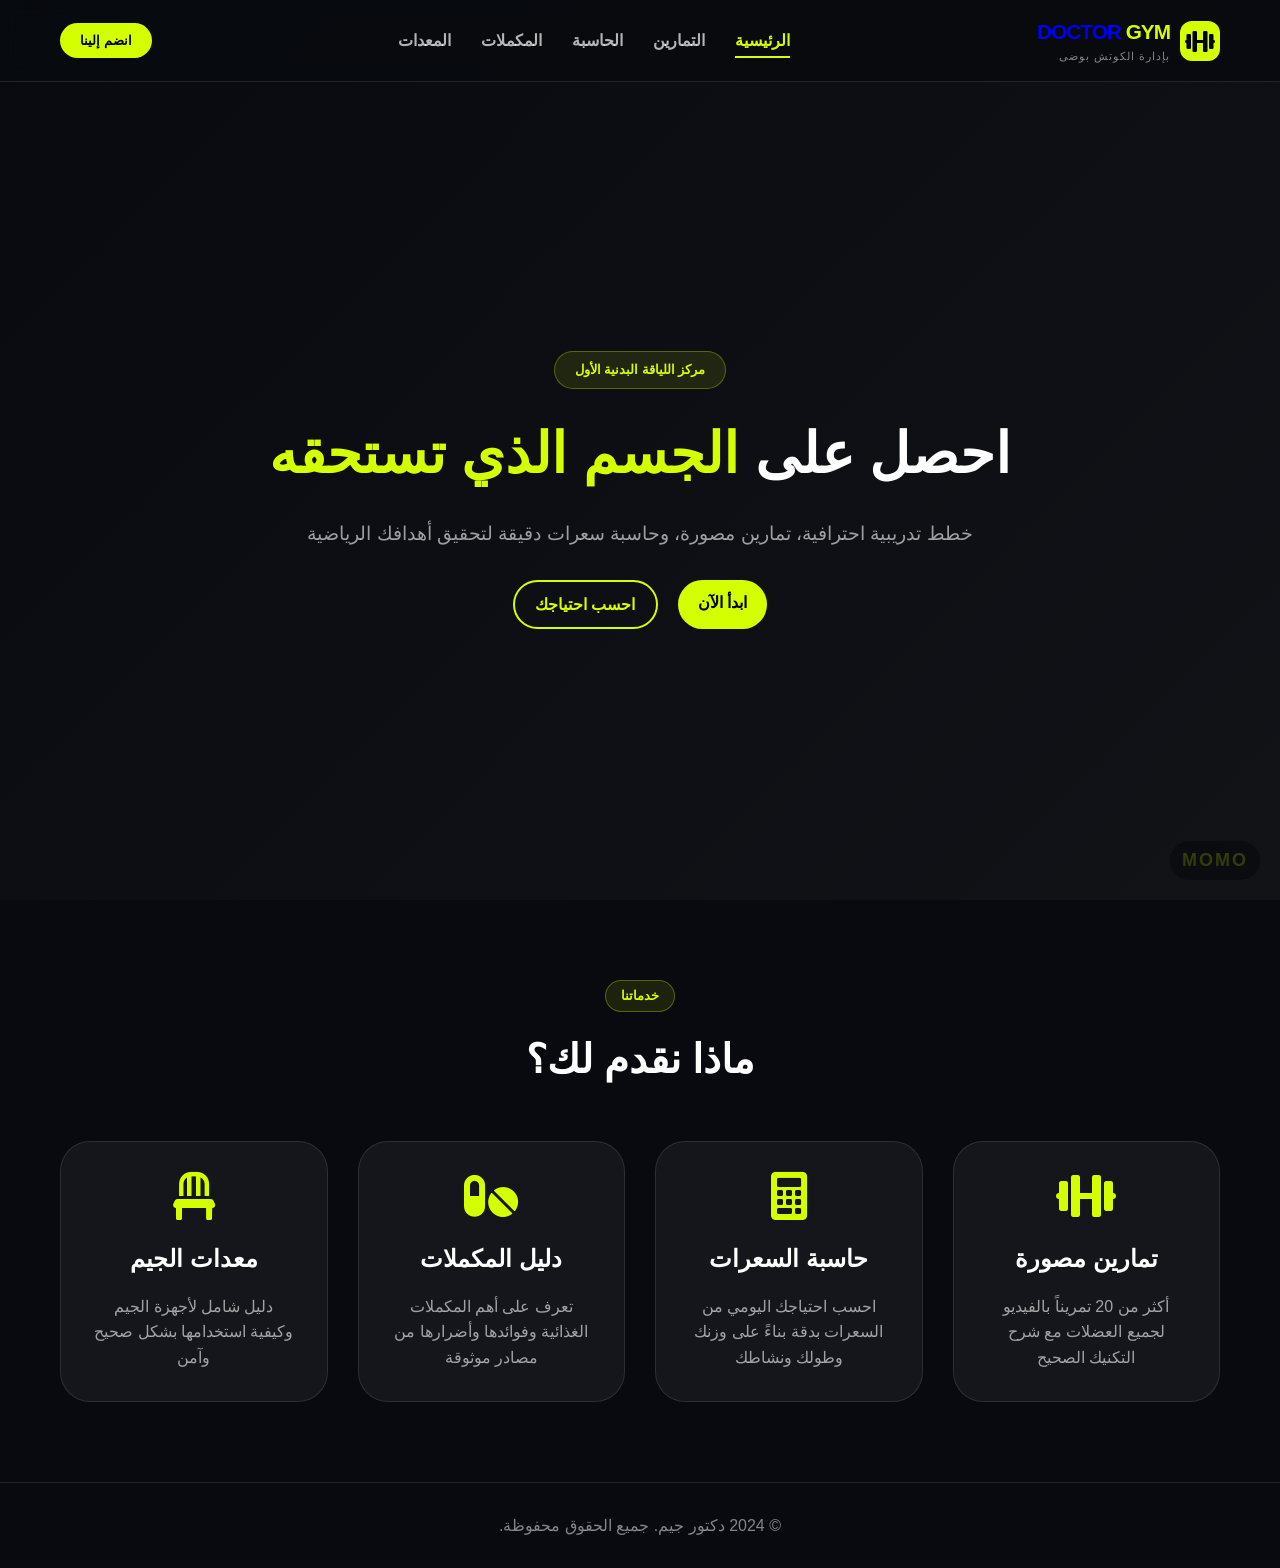
<file: index.html>
<!DOCTYPE html>
<html lang="ar" dir="rtl">
<head>
    <meta charset="UTF-8">
    <meta name="viewport" content="width=device-width, initial-scale=1.0">
    <title>دكتور جيم | الصفحة الرئيسية</title>
    <link rel="stylesheet" href="style.css">
    <link rel="stylesheet" href="https://cdnjs.cloudflare.com/ajax/libs/font-awesome/6.0.0-beta3/css/all.min.css">
</head>
<body>
    <header class="navbar">
        <div class="container navbar-container">
            <a href="index.html" class="logo">
                <div class="logo-icon"><i class="fas fa-dumbbell"></i></div>
                <div>
                    <h1>DOCTOR <span>GYM</span></h1>
                    <p>بإدارة الكوتش بوضى</p>
                </div>
            </a>
            <nav class="nav-links">
                <a href="index.html" class="active">الرئيسية</a>
                <a href="exercises.html">التمارين</a>
                <a href="calculator.html">الحاسبة</a>
                <a href="supplements.html">المكملات</a>
                <a href="equipment.html">المعدات</a>
            </nav>
            <button class="btn-primary join-btn">انضم إلينا</button>
            <button class="mobile-menu-btn"><i class="fas fa-bars"></i></button>
        </div>
        <div class="mobile-menu">
            <a href="index.html">الرئيسية</a>
            <a href="exercises.html">التمارين</a>
            <a href="calculator.html">الحاسبة</a>
            <a href="supplements.html">المكملات</a>
            <a href="equipment.html">المعدات</a>
            <button class="btn-primary">انضم إلينا</button>
        </div>
    </header>

    <main>
        <section class="hero">
            <div class="container hero-content">
                <div class="hero-badge">مركز اللياقة البدنية الأول</div>
                <h1>احصل على <span>الجسم الذي تستحقه</span></h1>
                <p>خطط تدريبية احترافية، تمارين مصورة، وحاسبة سعرات دقيقة لتحقيق أهدافك الرياضية</p>
                <div class="hero-buttons">
                    <a href="exercises.html" class="btn-primary">ابدأ الآن</a>
                    <a href="calculator.html" class="btn-secondary">احسب احتياجك</a>
                </div>
            </div>
        </section>

        <section class="features">
            <div class="container">
                <div class="section-header">
                    <div class="section-badge">خدماتنا</div>
                    <h2>ماذا نقدم لك؟</h2>
                </div>
                <div class="features-grid">
                    <div class="feature-card">
                        <i class="fas fa-dumbbell"></i>
                        <h3>تمارين مصورة</h3>
                        <p>أكثر من 20 تمريناً بالفيديو لجميع العضلات مع شرح التكنيك الصحيح</p>
                    </div>
                    <div class="feature-card">
                        <i class="fas fa-calculator"></i>
                        <h3>حاسبة السعرات</h3>
                        <p>احسب احتياجك اليومي من السعرات بدقة بناءً على وزنك وطولك ونشاطك</p>
                    </div>
                    <div class="feature-card">
                        <i class="fas fa-pills"></i>
                        <h3>دليل المكملات</h3>
                        <p>تعرف على أهم المكملات الغذائية وفوائدها وأضرارها من مصادر موثوقة</p>
                    </div>
                    <div class="feature-card">
                        <i class="fas fa-chair"></i>
                        <h3>معدات الجيم</h3>
                        <p>دليل شامل لأجهزة الجيم وكيفية استخدامها بشكل صحيح وآمن</p>
                    </div>
                </div>
            </div>
        </section>
    </main>

    <footer>
        <div class="container">
            <p>&copy; 2024 دكتور جيم. جميع الحقوق محفوظة.</p>
        </div>
    </footer>

    <script src="script.js"></script>
</body>
</html>
</file>
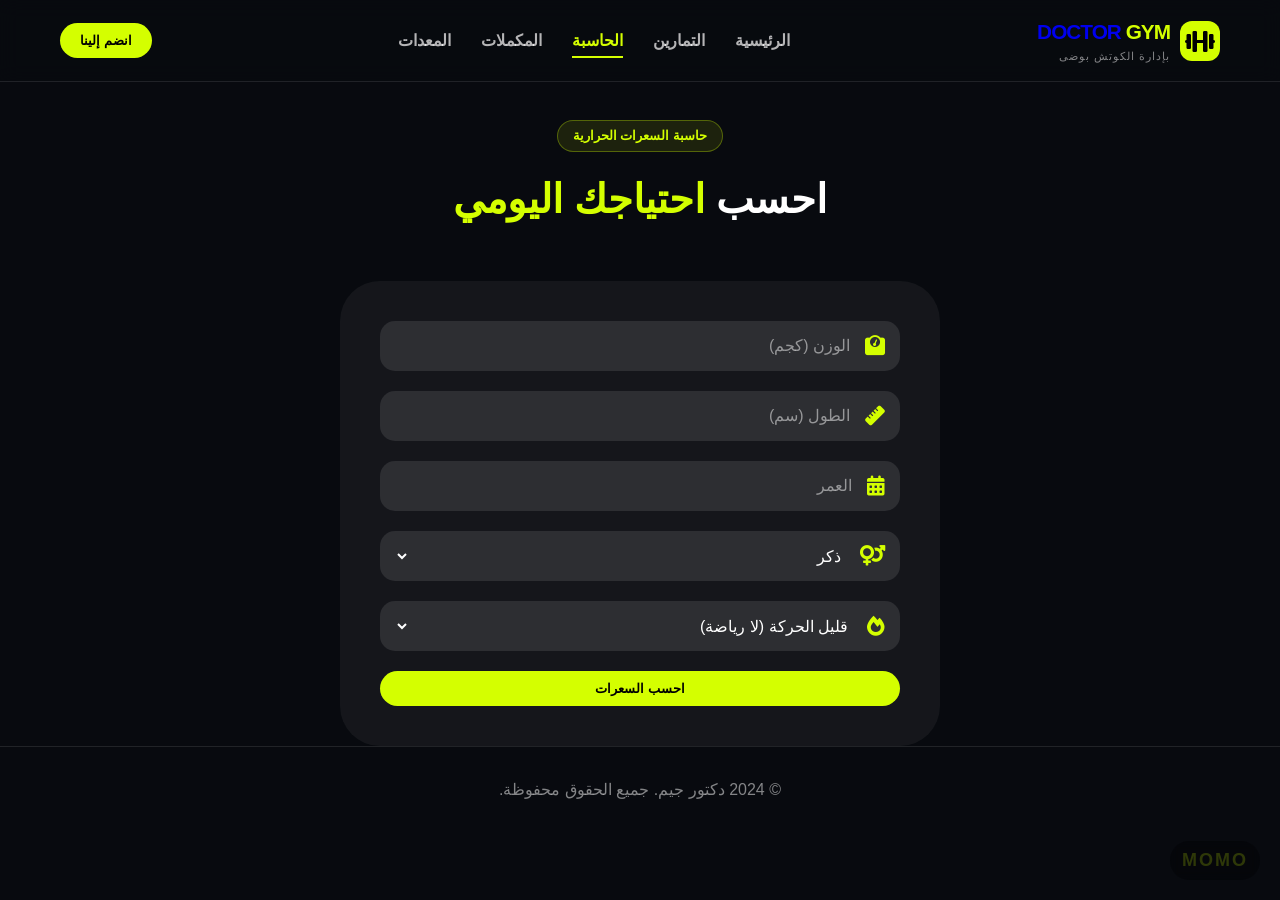
<file: calculator.html>
<!DOCTYPE html>
<html lang="ar" dir="rtl">
<head>
    <meta charset="UTF-8">
    <meta name="viewport" content="width=device-width, initial-scale=1.0">
    <title>دكتور جيم | حاسبة السعرات</title>
    <link rel="stylesheet" href="style.css">
    <link rel="stylesheet" href="https://cdnjs.cloudflare.com/ajax/libs/font-awesome/6.0.0-beta3/css/all.min.css">
</head>
<body>
    <header class="navbar">
        <div class="container navbar-container">
            <a href="index.html" class="logo">
                <div class="logo-icon"><i class="fas fa-dumbbell"></i></div>
                <div>
                    <h1>DOCTOR <span>GYM</span></h1>
                    <p>بإدارة الكوتش بوضى</p>
                </div>
            </a>
            <nav class="nav-links">
                <a href="index.html">الرئيسية</a>
                <a href="exercises.html">التمارين</a>
                <a href="calculator.html" class="active">الحاسبة</a>
                <a href="supplements.html">المكملات</a>
                <a href="equipment.html">المعدات</a>
            </nav>
            <button class="btn-primary join-btn">انضم إلينا</button>
            <button class="mobile-menu-btn"><i class="fas fa-bars"></i></button>
        </div>
        <div class="mobile-menu">
            <a href="index.html">الرئيسية</a>
            <a href="exercises.html">التمارين</a>
            <a href="calculator.html">الحاسبة</a>
            <a href="supplements.html">المكملات</a>
            <a href="equipment.html">المعدات</a>
            <button class="btn-primary">انضم إلينا</button>
        </div>
    </header>

    <main>
        <div class="container" style="padding-top: 120px;">
            <div class="section-header">
                <div class="section-badge">حاسبة السعرات الحرارية</div>
                <h2>احسب <span style="color: #d4ff00;">احتياجك اليومي</span></h2>
            </div>

            <div class="calculator-form">
                <div class="input-group">
                    <i class="fas fa-weight"></i>
                    <input type="number" id="weight" placeholder="الوزن (كجم)">
                </div>
                <div class="input-group">
                    <i class="fas fa-ruler"></i>
                    <input type="number" id="height" placeholder="الطول (سم)">
                </div>
                <div class="input-group">
                    <i class="fas fa-calendar-alt"></i>
                    <input type="number" id="age" placeholder="العمر">
                </div>
                <div class="input-group">
                    <i class="fas fa-venus-mars"></i>
                    <select id="gender">
                        <option value="male">ذكر</option>
                        <option value="female">أنثى</option>
                    </select>
                </div>
                <div class="input-group">
                    <i class="fas fa-fire"></i>
                    <select id="activity">
                        <option value="1.2">قليل الحركة (لا رياضة)</option>
                        <option value="1.375">نشاط خفيف (1-3 أيام)</option>
                        <option value="1.55">نشاط متوسط (3-5 أيام)</option>
                        <option value="1.725">نشاط عالي (6-7 أيام)</option>
                        <option value="1.9">نشاط مكثف (يومياً + عمل شاق)</option>
                    </select>
                </div>
                <button class="btn-primary" id="calcBtn" style="width: 100%;">احسب السعرات</button>
                <div id="result" class="result" style="display: none;">
                    <h3>احتياجك اليومي</h3>
                    <p class="tdee" id="tdeeValue"></p>
                    <p>للمحافظة على وزنك الحالي</p>
                    <small>معدل الأيض الأساسي (BMR): <span id="bmrValue"></span> سعرة</small>
                </div>
            </div>
        </div>
    </main>

    <footer>
        <div class="container">
            <p>&copy; 2024 دكتور جيم. جميع الحقوق محفوظة.</p>
        </div>
    </footer>

    <script src="script.js"></script>
</body>
</html>
</file>
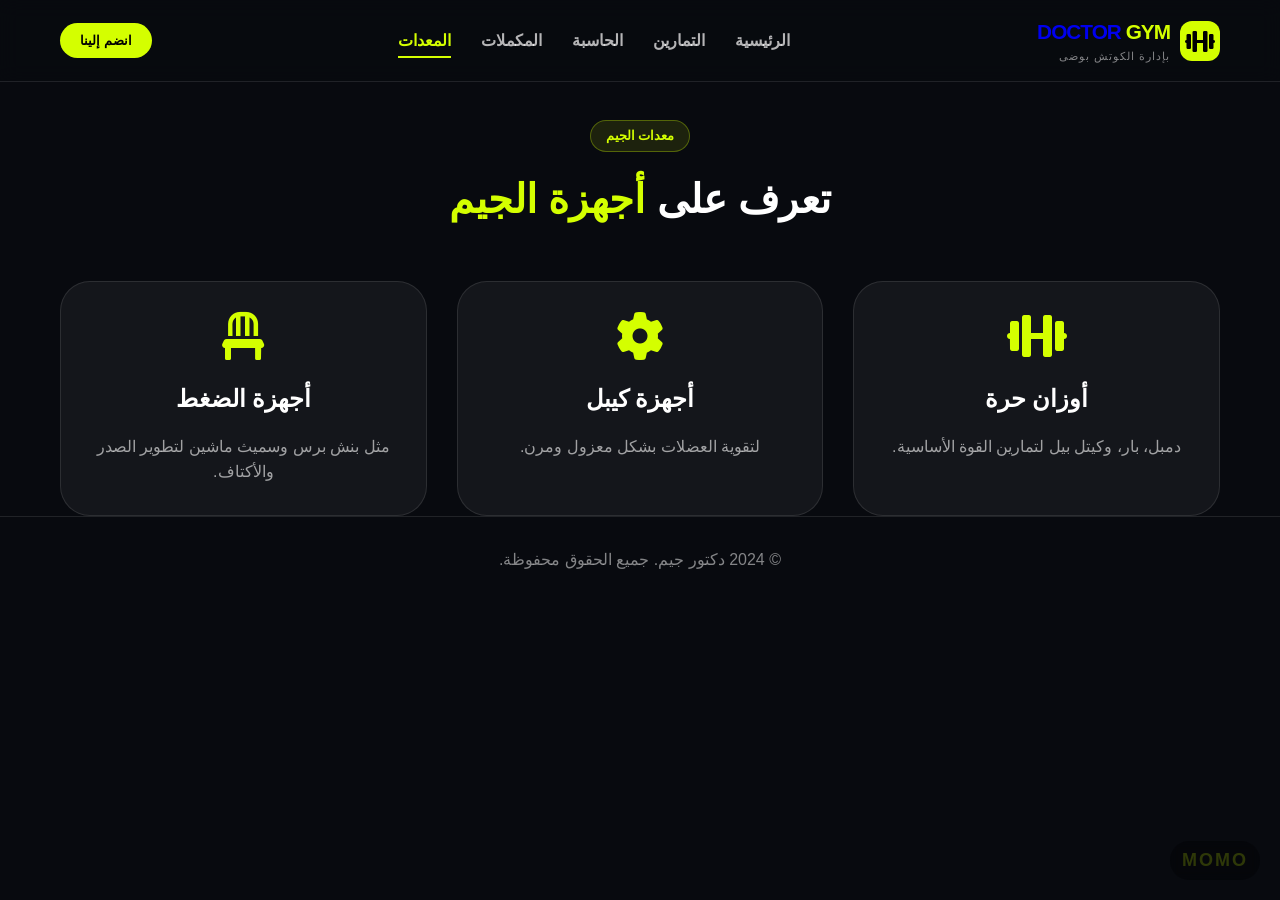
<file: equipment.html>
<!DOCTYPE html>
<html lang="ar" dir="rtl">
<head>
    <meta charset="UTF-8">
    <meta name="viewport" content="width=device-width, initial-scale=1.0">
    <title>دكتور جيم | المعدات</title>
    <link rel="stylesheet" href="style.css">
    <link rel="stylesheet" href="https://cdnjs.cloudflare.com/ajax/libs/font-awesome/6.0.0-beta3/css/all.min.css">
</head>
<body>
    <header class="navbar">
        <div class="container navbar-container">
            <a href="index.html" class="logo">
                <div class="logo-icon"><i class="fas fa-dumbbell"></i></div>
                <div>
                    <h1>DOCTOR <span>GYM</span></h1>
                    <p>بإدارة الكوتش بوضى</p>
                </div>
            </a>
            <nav class="nav-links">
                <a href="index.html">الرئيسية</a>
                <a href="exercises.html">التمارين</a>
                <a href="calculator.html">الحاسبة</a>
                <a href="supplements.html">المكملات</a>
                <a href="equipment.html" class="active">المعدات</a>
            </nav>
            <button class="btn-primary join-btn">انضم إلينا</button>
            <button class="mobile-menu-btn"><i class="fas fa-bars"></i></button>
        </div>
        <div class="mobile-menu">
            <a href="index.html">الرئيسية</a>
            <a href="exercises.html">التمارين</a>
            <a href="calculator.html">الحاسبة</a>
            <a href="supplements.html">المكملات</a>
            <a href="equipment.html">المعدات</a>
            <button class="btn-primary">انضم إلينا</button>
        </div>
    </header>

    <main>
        <div class="container" style="padding-top: 120px;">
            <div class="section-header">
                <div class="section-badge">معدات الجيم</div>
                <h2>تعرف على <span style="color: #d4ff00;">أجهزة الجيم</span></h2>
            </div>
            <div class="features-grid" style="margin-top: 40px;">
                <div class="feature-card">
                    <i class="fas fa-dumbbell"></i>
                    <h3>أوزان حرة</h3>
                    <p>دمبل، بار، وكيتل بيل لتمارين القوة الأساسية.</p>
                </div>
                <div class="feature-card">
                    <i class="fas fa-cog"></i>
                    <h3>أجهزة كيبل</h3>
                    <p>لتقوية العضلات بشكل معزول ومرن.</p>
                </div>
                <div class="feature-card">
                    <i class="fas fa-chair"></i>
                    <h3>أجهزة الضغط</h3>
                    <p>مثل بنش برس وسميث ماشين لتطوير الصدر والأكتاف.</p>
                </div>
            </div>
        </div>
    </main>

    <footer>
        <div class="container">
            <p>&copy; 2024 دكتور جيم. جميع الحقوق محفوظة.</p>
        </div>
    </footer>

    <script src="script.js"></script>
</body>
</html>
</file>
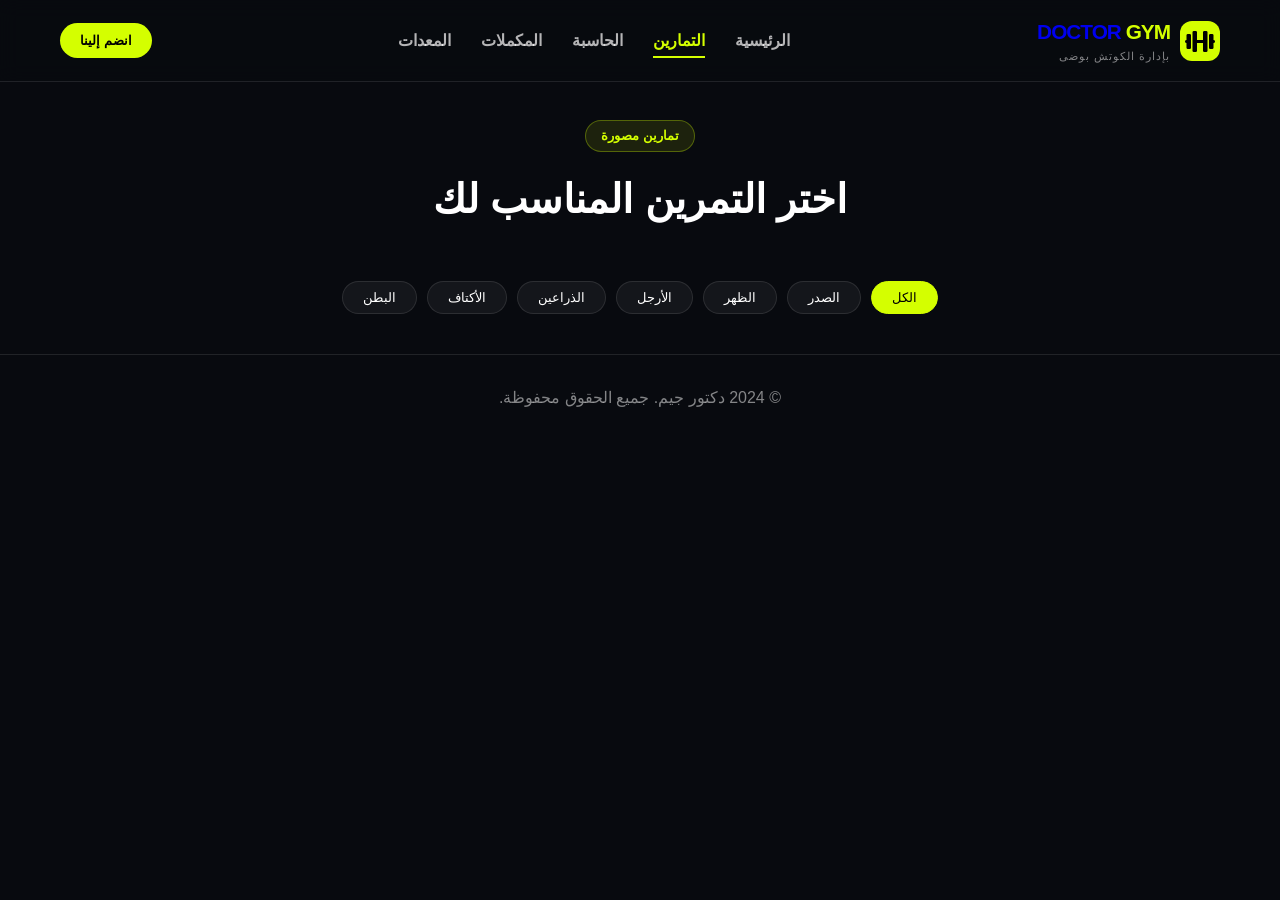
<file: exercises.html>
<!DOCTYPE html>
<html lang="ar" dir="rtl">
<head>
    <meta charset="UTF-8">
    <meta name="viewport" content="width=device-width, initial-scale=1.0">
    <title>دكتور جيم | التمارين</title>
    <link rel="stylesheet" href="style.css">
    <link rel="stylesheet" href="https://cdnjs.cloudflare.com/ajax/libs/font-awesome/6.0.0-beta3/css/all.min.css">
</head>
<body>
    <header class="navbar">
        <div class="container navbar-container">
            <a href="index.html" class="logo">
                <div class="logo-icon"><i class="fas fa-dumbbell"></i></div>
                <div>
                    <h1>DOCTOR <span>GYM</span></h1>
                    <p>بإدارة الكوتش بوضى</p>
                </div>
            </a>
            <nav class="nav-links">
                <a href="index.html">الرئيسية</a>
                <a href="exercises.html" class="active">التمارين</a>
                <a href="calculator.html">الحاسبة</a>
                <a href="supplements.html">المكملات</a>
                <a href="equipment.html">المعدات</a>
            </nav>
            <button class="btn-primary join-btn">انضم إلينا</button>
            <button class="mobile-menu-btn"><i class="fas fa-bars"></i></button>
        </div>
        <div class="mobile-menu">
            <a href="index.html">الرئيسية</a>
            <a href="exercises.html">التمارين</a>
            <a href="calculator.html">الحاسبة</a>
            <a href="supplements.html">المكملات</a>
            <a href="equipment.html">المعدات</a>
            <button class="btn-primary">انضم إلينا</button>
        </div>
    </header>

    <main>
        <div class="container" style="padding-top: 120px;">
            <div class="section-header">
                <div class="section-badge">تمارين مصورة</div>
                <h2>اختر التمرين المناسب لك</h2>
            </div>

            <div class="filter-buttons" id="filterButtons">
                <button data-filter="all" class="filter-btn active">الكل</button>
                <button data-filter="chest" class="filter-btn">الصدر</button>
                <button data-filter="back" class="filter-btn">الظهر</button>
                <button data-filter="legs" class="filter-btn">الأرجل</button>
                <button data-filter="arms" class="filter-btn">الذراعين</button>
                <button data-filter="shoulders" class="filter-btn">الأكتاف</button>
                <button data-filter="abs" class="filter-btn">البطن</button>
            </div>

            <div class="exercises-grid" id="exercisesGrid"></div>
        </div>
    </main>

    <div id="exerciseModal" class="modal">
        <div class="modal-content">
            <div class="modal-header">
                <div class="modal-video" id="modalVideo">
                    <iframe id="videoFrame" frameborder="0" allowfullscreen></iframe>
                </div>
                <button class="modal-close" id="closeModalBtn"><i class="fas fa-times"></i></button>
            </div>
            <div class="modal-body">
                <div class="modal-badges">
                    <span class="exercise-badge badge-level" id="modalLevel"></span>
                    <span class="exercise-badge badge-muscle" id="modalMuscle"></span>
                </div>
                <h2 class="modal-title" id="modalTitle"></h2>
                <p class="modal-desc" id="modalDesc"></p>
                <div class="modal-stats" id="modalStats"></div>
            </div>
        </div>
    </div>

    <footer>
        <div class="container">
            <p>&copy; 2024 دكتور جيم. جميع الحقوق محفوظة.</p>
        </div>
    </footer>

    <script src="exercises-data.js"></script>
    <script src="script.js"></script>
</body>
</html>
</file>
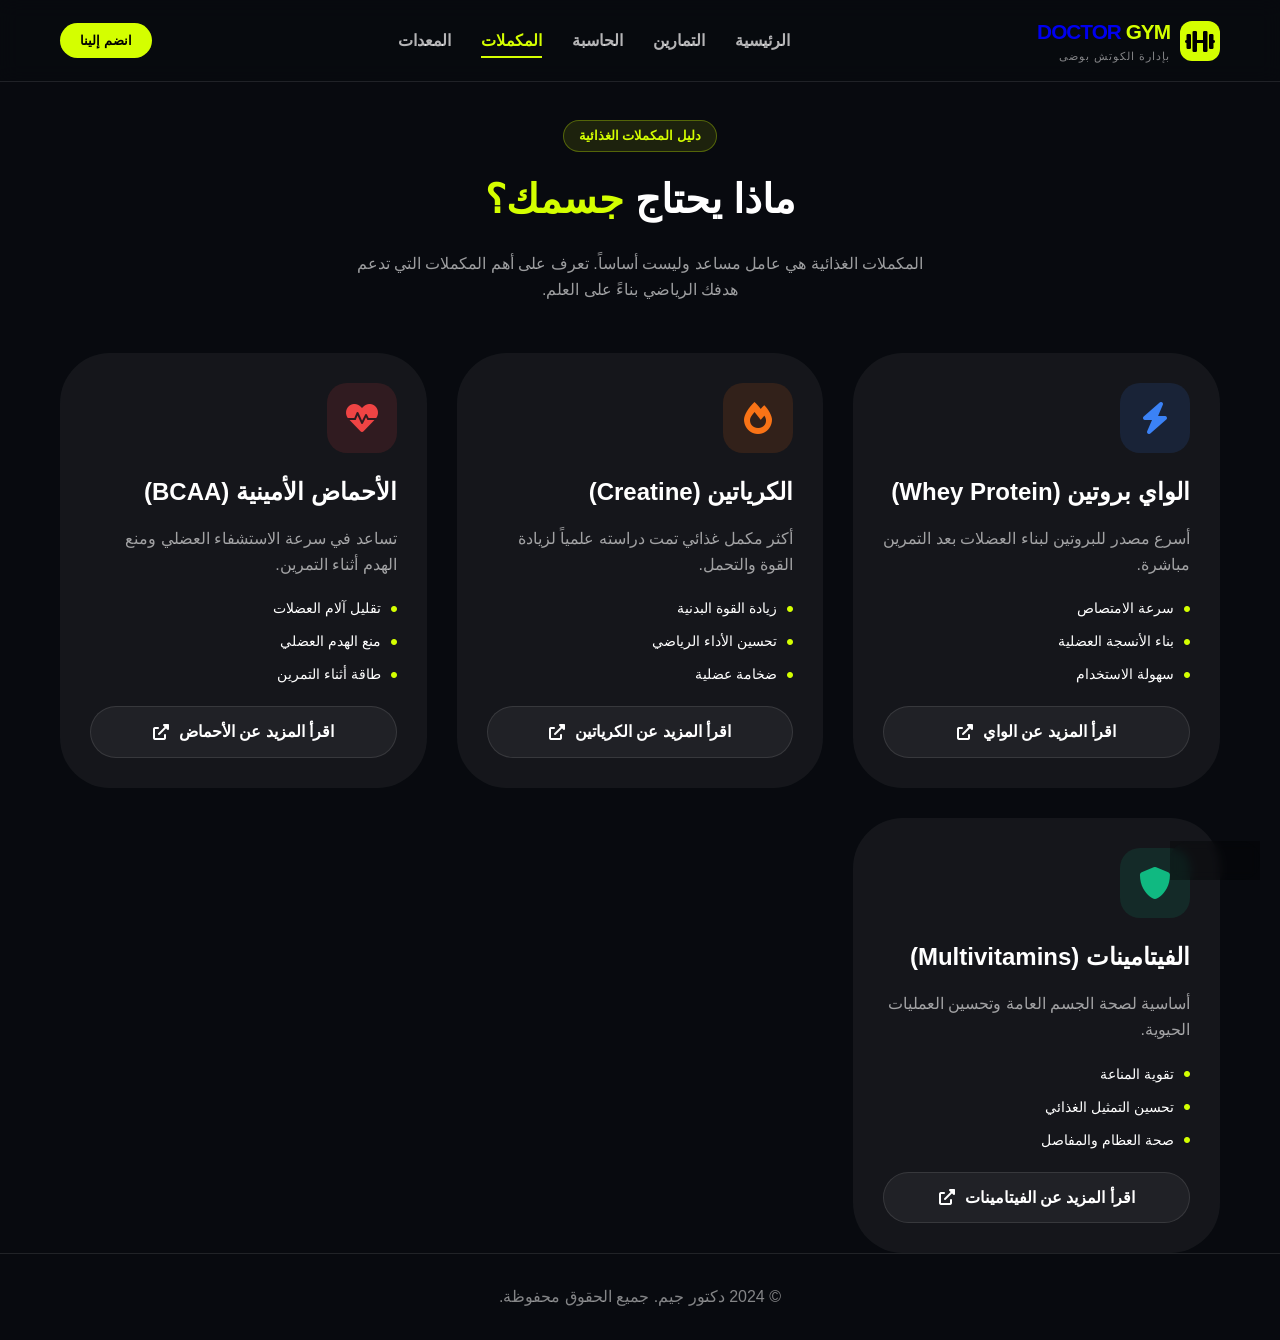
<file: supplements.html>
<!DOCTYPE html>
<html lang="ar" dir="rtl">
<head>
    <meta charset="UTF-8">
    <meta name="viewport" content="width=device-width, initial-scale=1.0">
    <title>دكتور جيم | المكملات الغذائية</title>
    <link rel="stylesheet" href="style.css">
    <link rel="stylesheet" href="https://cdnjs.cloudflare.com/ajax/libs/font-awesome/6.0.0-beta3/css/all.min.css">
</head>
<body>
    <header class="navbar">
        <div class="container navbar-container">
            <a href="index.html" class="logo">
                <div class="logo-icon"><i class="fas fa-dumbbell"></i></div>
                <div>
                    <h1>DOCTOR <span>GYM</span></h1>
                    <p>بإدارة الكوتش بوضى</p>
                </div>
            </a>
            <nav class="nav-links">
                <a href="index.html">الرئيسية</a>
                <a href="exercises.html">التمارين</a>
                <a href="calculator.html">الحاسبة</a>
                <a href="supplements.html" class="active">المكملات</a>
                <a href="equipment.html">المعدات</a>
            </nav>
            <button class="btn-primary join-btn">انضم إلينا</button>
            <button class="mobile-menu-btn"><i class="fas fa-bars"></i></button>
        </div>
        <div class="mobile-menu">
            <a href="index.html">الرئيسية</a>
            <a href="exercises.html">التمارين</a>
            <a href="calculator.html">الحاسبة</a>
            <a href="supplements.html">المكملات</a>
            <a href="equipment.html">المعدات</a>
            <button class="btn-primary">انضم إلينا</button>
        </div>
    </header>

    <main>
        <div class="container" style="padding-top: 120px;">
            <div class="section-header">
                <div class="section-badge">دليل المكملات الغذائية</div>
                <h2>ماذا يحتاج <span style="color: #d4ff00;">جسمك؟</span></h2>
                <p style="color: rgba(255,255,255,0.6); max-width: 600px; margin: 20px auto;">المكملات الغذائية هي عامل مساعد وليست أساساً. تعرف على أهم المكملات التي تدعم هدفك الرياضي بناءً على العلم.</p>
            </div>

            <div class="supplements-grid" id="supplementsGrid"></div>
        </div>
    </main>

    <footer>
        <div class="container">
            <p>&copy; 2024 دكتور جيم. جميع الحقوق محفوظة.</p>
        </div>
    </footer>

    <script src="script.js"></script>
</body>
</html>
</file>
<file: style.css>
* {
    margin: 0;
    padding: 0;
    box-sizing: border-box;
}

body {
    font-family: 'Tajawal', 'Segoe UI', Tahoma, Geneva, Verdana, sans-serif;
    background-color: #080a0f;
    color: #ffffff;
    line-height: 1.6;
}

.container {
    max-width: 1200px;
    margin: 0 auto;
    padding: 0 20px;
}

/* Navbar */
.navbar {
    position: fixed;
    top: 0;
    left: 0;
    right: 0;
    background: rgba(8, 10, 15, 0.9);
    backdrop-filter: blur(10px);
    border-bottom: 1px solid rgba(255, 255, 255, 0.1);
    z-index: 1000;
}

.navbar-container {
    display: flex;
    justify-content: space-between;
    align-items: center;
    padding: 15px 20px;
}

.logo {
    display: flex;
    align-items: center;
    gap: 10px;
    text-decoration: none;
}

.logo-icon {
    width: 40px;
    height: 40px;
    background: #d4ff00;
    border-radius: 12px;
    display: flex;
    align-items: center;
    justify-content: center;
    color: #000;
    font-size: 24px;
}

.logo h1 {
    font-size: 1.3rem;
    font-weight: 900;
    letter-spacing: -1px;
}

.logo h1 span {
    color: #d4ff00;
}

.logo p {
    font-size: 0.7rem;
    color: rgba(255, 255, 255, 0.5);
    letter-spacing: 1px;
}

.nav-links {
    display: flex;
    gap: 30px;
}

.nav-links a {
    text-decoration: none;
    color: rgba(255, 255, 255, 0.7);
    font-weight: bold;
    transition: 0.3s;
    position: relative;
}

.nav-links a:hover,
.nav-links a.active {
    color: #d4ff00;
}

.nav-links a.active::after {
    content: '';
    position: absolute;
    bottom: -5px;
    left: 0;
    right: 0;
    height: 2px;
    background: #d4ff00;
}

.btn-primary {
    background: #d4ff00;
    color: #000;
    border: none;
    padding: 10px 20px;
    border-radius: 50px;
    font-weight: bold;
    cursor: pointer;
    transition: 0.3s;
    text-decoration: none;
    display: inline-block;
}

.btn-primary:hover {
    background: #b8e000;
    transform: translateY(-2px);
}

.btn-secondary {
    background: transparent;
    border: 2px solid #d4ff00;
    color: #d4ff00;
    padding: 10px 20px;
    border-radius: 50px;
    font-weight: bold;
    text-decoration: none;
    display: inline-block;
    transition: 0.3s;
}

.btn-secondary:hover {
    background: rgba(212, 255, 0, 0.1);
    transform: translateY(-2px);
}

.mobile-menu-btn {
    display: none;
    background: none;
    border: none;
    color: white;
    font-size: 24px;
    cursor: pointer;
}

.mobile-menu {
    display: none;
    flex-direction: column;
    background: rgba(0, 0, 0, 0.95);
    padding: 20px;
    gap: 15px;
    border-top: 1px solid rgba(255, 255, 255, 0.1);
}

.mobile-menu a {
    text-decoration: none;
    color: white;
    font-weight: bold;
    padding: 10px;
}

/* Hero Section */
.hero {
    min-height: 100vh;
    display: flex;
    align-items: center;
    text-align: center;
    background: linear-gradient(135deg, #080a0f 0%, #111317 100%);
    padding-top: 80px;
}

.hero-content {
    max-width: 800px;
    margin: 0 auto;
}

.hero-badge {
    display: inline-block;
    background: rgba(212, 255, 0, 0.1);
    border: 1px solid rgba(212, 255, 0, 0.3);
    padding: 8px 20px;
    border-radius: 50px;
    color: #d4ff00;
    font-size: 0.8rem;
    font-weight: bold;
    margin-bottom: 20px;
}

.hero h1 {
    font-size: 3.5rem;
    font-weight: 900;
    margin-bottom: 20px;
}

.hero h1 span {
    color: #d4ff00;
}

.hero p {
    font-size: 1.2rem;
    color: rgba(255, 255, 255, 0.6);
    margin-bottom: 30px;
}

.hero-buttons {
    display: flex;
    gap: 20px;
    justify-content: center;
}

/* Features */
.features {
    padding: 80px 0;
}

.section-header {
    text-align: center;
    margin-bottom: 50px;
}

.section-badge {
    display: inline-block;
    background: rgba(212, 255, 0, 0.1);
    border: 1px solid rgba(212, 255, 0, 0.3);
    padding: 5px 15px;
    border-radius: 50px;
    color: #d4ff00;
    font-size: 0.8rem;
    font-weight: bold;
    margin-bottom: 15px;
}

.section-header h2 {
    font-size: 2.5rem;
}

.features-grid {
    display: grid;
    grid-template-columns: repeat(auto-fit, minmax(250px, 1fr));
    gap: 30px;
}

.feature-card {
    background: rgba(255, 255, 255, 0.05);
    border: 1px solid rgba(255, 255, 255, 0.1);
    border-radius: 30px;
    padding: 30px;
    text-align: center;
    transition: 0.3s;
}

.feature-card:hover {
    transform: translateY(-10px);
    border-color: rgba(212, 255, 0, 0.3);
}

.feature-card i {
    font-size: 48px;
    color: #d4ff00;
    margin-bottom: 20px;
}

.feature-card h3 {
    font-size: 1.5rem;
    margin-bottom: 15px;
}

.feature-card p {
    color: rgba(255, 255, 255, 0.6);
}

/* Footer */
footer {
    border-top: 1px solid rgba(255, 255, 255, 0.1);
    padding: 30px 0;
    text-align: center;
    color: rgba(255, 255, 255, 0.5);
}

/* Responsive */
@media (max-width: 768px) {
    .nav-links, .join-btn {
        display: none;
    }
    .mobile-menu-btn {
        display: block;
    }
    .hero h1 {
        font-size: 2rem;
    }
    .hero p {
        font-size: 1rem;
    }
    .hero-buttons {
        flex-direction: column;
        align-items: center;
    }
    .features-grid {
        grid-template-columns: 1fr;
    }
}

/* Exercises Page Styles */
.filter-buttons {
    display: flex;
    flex-wrap: wrap;
    justify-content: center;
    gap: 10px;
    margin-bottom: 40px;
}

.filter-btn {
    background: rgba(255, 255, 255, 0.05);
    border: 1px solid rgba(255, 255, 255, 0.1);
    padding: 8px 20px;
    border-radius: 50px;
    color: white;
    cursor: pointer;
    transition: 0.3s;
}

.filter-btn.active,
.filter-btn:hover {
    background: #d4ff00;
    color: black;
    border-color: #d4ff00;
}

.exercises-grid {
    display: grid;
    grid-template-columns: repeat(auto-fill, minmax(300px, 1fr));
    gap: 30px;
}

.exercise-card {
    background: rgba(255, 255, 255, 0.05);
    border: 1px solid rgba(255, 255, 255, 0.1);
    border-radius: 40px;
    overflow: hidden;
    position: relative;
    height: 400px;
    cursor: pointer;
    transition: 0.3s;
}

.exercise-card:hover {
    transform: translateY(-10px);
    border-color: rgba(212, 255, 0, 0.4);
}

.exercise-image {
    width: 100%;
    height: 100%;
    object-fit: cover;
    opacity: 0.2;
    transition: 0.3s;
}

.exercise-card:hover .exercise-image {
    opacity: 0.4;
    transform: scale(1.05);
}

.exercise-content {
    position: absolute;
    bottom: 0;
    left: 0;
    right: 0;
    padding: 30px;
    background: linear-gradient(to top, #080a0f, transparent);
}

.exercise-badges {
    display: flex;
    gap: 10px;
    margin-bottom: 15px;
}

.exercise-badge {
    padding: 5px 12px;
    border-radius: 50px;
    font-size: 0.7rem;
    font-weight: bold;
}

.badge-level {
    background: rgba(212, 255, 0, 0.2);
    border: 1px solid rgba(212, 255, 0, 0.3);
    color: #d4ff00;
}

.badge-muscle {
    background: rgba(255, 255, 255, 0.1);
    border: 1px solid rgba(255, 255, 255, 0.2);
    color: rgba(255, 255, 255, 0.7);
}

.exercise-title {
    font-size: 1.5rem;
    font-weight: bold;
    margin-bottom: 20px;
}

.exercise-stats {
    display: flex;
    gap: 20px;
    border-top: 1px solid rgba(255, 255, 255, 0.1);
    padding-top: 20px;
}

.stat {
    display: flex;
    align-items: center;
    gap: 8px;
    font-size: 0.9rem;
    color: rgba(255, 255, 255, 0.5);
}

.stat i {
    color: #d4ff00;
}

/* Modal */
.modal {
    display: none;
    position: fixed;
    top: 0;
    left: 0;
    width: 100%;
    height: 100%;
    background: rgba(0, 0, 0, 0.8);
    z-index: 2000;
    justify-content: center;
    align-items: center;
}

.modal-content {
    background: #080a0f;
    border-radius: 50px;
    max-width: 900px;
    width: 90%;
    max-height: 90vh;
    overflow-y: auto;
    border: 1px solid rgba(212, 255, 0, 0.2);
    box-shadow: 0 0 50px rgba(212, 255, 0, 0.1);
}

.modal-header {
    position: relative;
    padding: 0;
}

.modal-video {
    width: 100%;
    aspect-ratio: 16/9;
    background: #000;
}

.modal-video iframe {
    width: 100%;
    height: 100%;
}

.modal-close {
    position: absolute;
    top: 20px;
    right: 20px;
    background: rgba(0, 0, 0, 0.5);
    backdrop-filter: blur(5px);
    border: none;
    color: white;
    width: 40px;
    height: 40px;
    border-radius: 50%;
    cursor: pointer;
    font-size: 20px;
    transition: 0.3s;
}

.modal-close:hover {
    background: #d4ff00;
    color: black;
}

.modal-body {
    padding: 30px;
}

.modal-badges {
    display: flex;
    gap: 10px;
    margin-bottom: 15px;
}

.modal-title {
    font-size: 2rem;
    font-weight: bold;
    margin-bottom: 20px;
    color: #d4ff00;
}

.modal-desc {
    color: rgba(255, 255, 255, 0.6);
    font-size: 1.1rem;
    margin-bottom: 30px;
}

.modal-stats {
    display: grid;
    grid-template-columns: repeat(auto-fit, minmax(150px, 1fr));
    gap: 20px;
    margin-top: 20px;
}

.modal-stat {
    background: rgba(255, 255, 255, 0.05);
    border-radius: 30px;
    padding: 20px;
    text-align: center;
}

.modal-stat i {
    font-size: 32px;
    color: #d4ff00;
    margin-bottom: 10px;
    display: block;
}

.modal-stat p:first-of-type {
    font-size: 0.7rem;
    text-transform: uppercase;
    letter-spacing: 1px;
    color: rgba(255, 255, 255, 0.4);
    margin-bottom: 5px;
}

.modal-stat p:last-of-type {
    font-size: 1.2rem;
    font-weight: bold;
}

/* Calculator Page */
.calculator-form {
    max-width: 600px;
    margin: 0 auto;
    background: rgba(255, 255, 255, 0.05);
    border-radius: 40px;
    padding: 40px;
}

.input-group {
    display: flex;
    align-items: center;
    gap: 15px;
    background: rgba(255, 255, 255, 0.1);
    border-radius: 15px;
    padding: 15px;
    margin-bottom: 20px;
}

.input-group i {
    color: #d4ff00;
    font-size: 20px;
}

.input-group input,
.input-group select {
    flex: 1;
    background: transparent;
    border: none;
    color: white;
    font-size: 1rem;
    outline: none;
}

.input-group input::placeholder {
    color: rgba(255, 255, 255, 0.5);
}

.result {
    margin-top: 30px;
    padding: 20px;
    background: rgba(212, 255, 0, 0.1);
    border-radius: 20px;
    text-align: center;
}

.result h3 {
    font-size: 1.2rem;
    margin-bottom: 10px;
}

.result .tdee {
    font-size: 2.5rem;
    font-weight: bold;
    color: #d4ff00;
}

/* Supplements Page */
.supplements-grid {
    display: grid;
    grid-template-columns: repeat(auto-fit, minmax(350px, 1fr));
    gap: 30px;
    margin-top: 40px;
}

.supplement-card {
    background: rgba(255, 255, 255, 0.05);
    border-radius: 50px;
    padding: 30px;
    transition: 0.3s;
}

.supplement-card:hover {
    transform: translateY(-5px);
    border-color: rgba(212, 255, 0, 0.3);
}

.supplement-icon {
    width: 70px;
    height: 70px;
    background: rgba(212, 255, 0, 0.1);
    border-radius: 20px;
    display: flex;
    align-items: center;
    justify-content: center;
    margin-bottom: 20px;
}

.supplement-icon i {
    font-size: 32px;
    color: #d4ff00;
}

.supplement-title {
    font-size: 1.5rem;
    font-weight: bold;
    margin-bottom: 15px;
}

.supplement-desc {
    color: rgba(255, 255, 255, 0.6);
    margin-bottom: 20px;
}

.benefits-list {
    list-style: none;
    margin-bottom: 20px;
}

.benefits-list li {
    display: flex;
    align-items: center;
    gap: 10px;
    margin-bottom: 10px;
    font-size: 0.9rem;
}

.benefits-list li i {
    font-size: 8px;
    color: #d4ff00;
}

.supplement-link {
    display: flex;
    align-items: center;
    justify-content: center;
    gap: 10px;
    background: rgba(255, 255, 255, 0.05);
    border: 1px solid rgba(255, 255, 255, 0.1);
    padding: 12px;
    border-radius: 30px;
    text-decoration: none;
    color: white;
    font-weight: bold;
    transition: 0.3s;
}

.supplement-link:hover {
    background: #d4ff00;
    color: black;
}

/* Watermark */
.watermark {
    position: fixed;
    bottom: 20px;
    right: 20px;
    font-size: 18px;
    font-weight: bold;
    color: rgba(212, 255, 0, 0.2);
    pointer-events: none;
    z-index: 9999;
    font-family: 'Tajawal', sans-serif;
    letter-spacing: 2px;
    text-transform: uppercase;
    background: rgba(0,0,0,0.3);
    padding: 5px 12px;
    border-radius: 30px;
    backdrop-filter: blur(4px);
}
</file>
